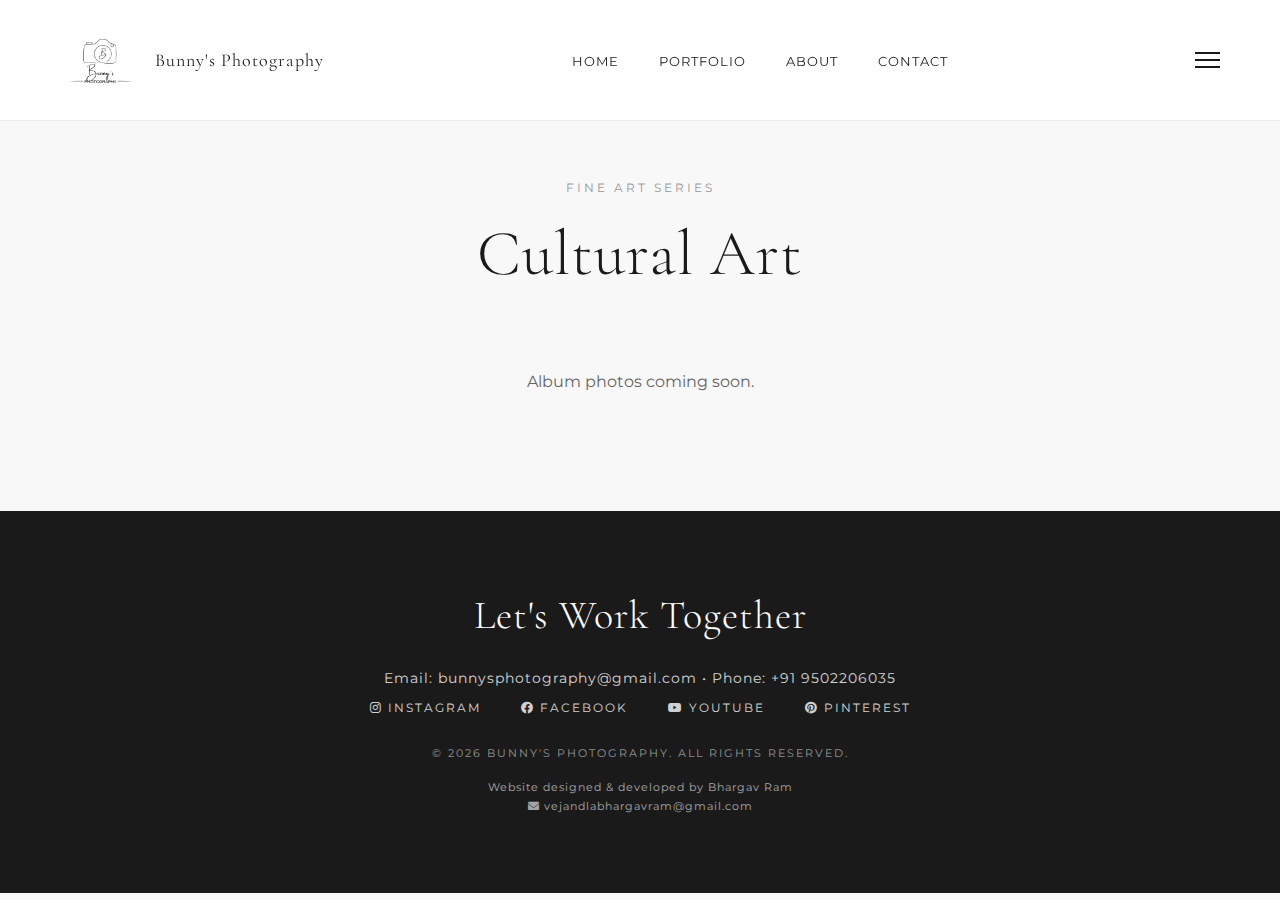
<file: album-cultural.html>
<!DOCTYPE html>
<html lang="en">

<head>
    <meta charset="UTF-8">
    <meta name="viewport" content="width=device-width, initial-scale=1.0">
    <title>Cultural Art - Bunny's Photography</title>
    <link
        href="https://fonts.googleapis.com/css2?family=Cormorant+Garamond:wght@300;400;500&family=Montserrat:wght@300;400;500&display=swap"
        rel="stylesheet">
    <link rel="stylesheet" href="https://cdnjs.cloudflare.com/ajax/libs/font-awesome/6.0.0/css/all.min.css">
    <link rel="stylesheet" href="index.css">
    <style>
        .album-header {
            padding: 180px 60px 80px;
            text-align: center;
        }

        .album-grid {
            display: grid;
            grid-template-columns: repeat(auto-fit, minmax(300px, 1fr));
            gap: 20px;
            padding: 0 60px 120px;
            max-width: 1400px;
            margin: 0 auto;
        }

        .album-item {
            width: 100%;
            height: 400px;
            object-fit: cover;
            border-radius: 4px;
        }
    </style>
</head>

<body>
    <nav>
        <div class="logo-container">
            <img src="logo.jpg" alt="Bunny's Photography" class="logo-image">
            <div class="logo-text">Bunny's Photography</div>
        </div>
        <ul class="nav-center">
            <li><a href="index.html">Home</a></li>
            <li><a href="portfolio.html">Portfolio</a></li>
            <li><a href="about.html">About</a></li>
            <li><a href="contact.html">Contact</a></li>
        </ul>
        <div class="hamburger">
            <span></span>
            <span></span>
            <span></span>
        </div>
    </nav>

    <div class="album-header">
        <div class="section-overline">Fine Art Series</div>
        <h1 class="section-title">Cultural Art</h1>
    </div>

    <div class="album-grid">
        <!-- Placeholder for album images -->
        <p style="grid-column: 1/-1; text-align: center; color: #666;">Album photos coming soon.</p>
    </div>

    <footer id="contact">
        <h3 class="footer-title">Let's Work Together</h3>
        <p class="footer-contact">Email: bunnysphotography@gmail.com • Phone: +91 9502206035</p>
        <ul class="footer-social">
            <li><a href="https://www.instagram.com/___bunnyp/" target="_blank"><i class="fab fa-instagram"></i>
                    Instagram</a></li>
            <li><a href="#facebook"><i class="fab fa-facebook"></i> Facebook</a></li>
            <li><a href="https://youtube.com/@vlogsbyunn?si=pD2MVvVRqzAo2xnF" target="_blank"><i
                        class="fab fa-youtube"></i> Youtube</a></li>
            <li><a href="#pinterest"><i class="fab fa-pinterest"></i> Pinterest</a></li>
        </ul>
        <p class="footer-copyright">© 2026 Bunny's Photography. All Rights Reserved.</p>
        <div class="footer-credits">
            <span>Website designed & developed by Bhargav Ram</span>
            <a href="mailto:vejandlabhargavram@gmail.com"><i class="fas fa-envelope"></i>
                vejandlabhargavram@gmail.com</a>
        </div>
    </footer>
    <script src="script.js"></script>
</body>

</html>
</file>
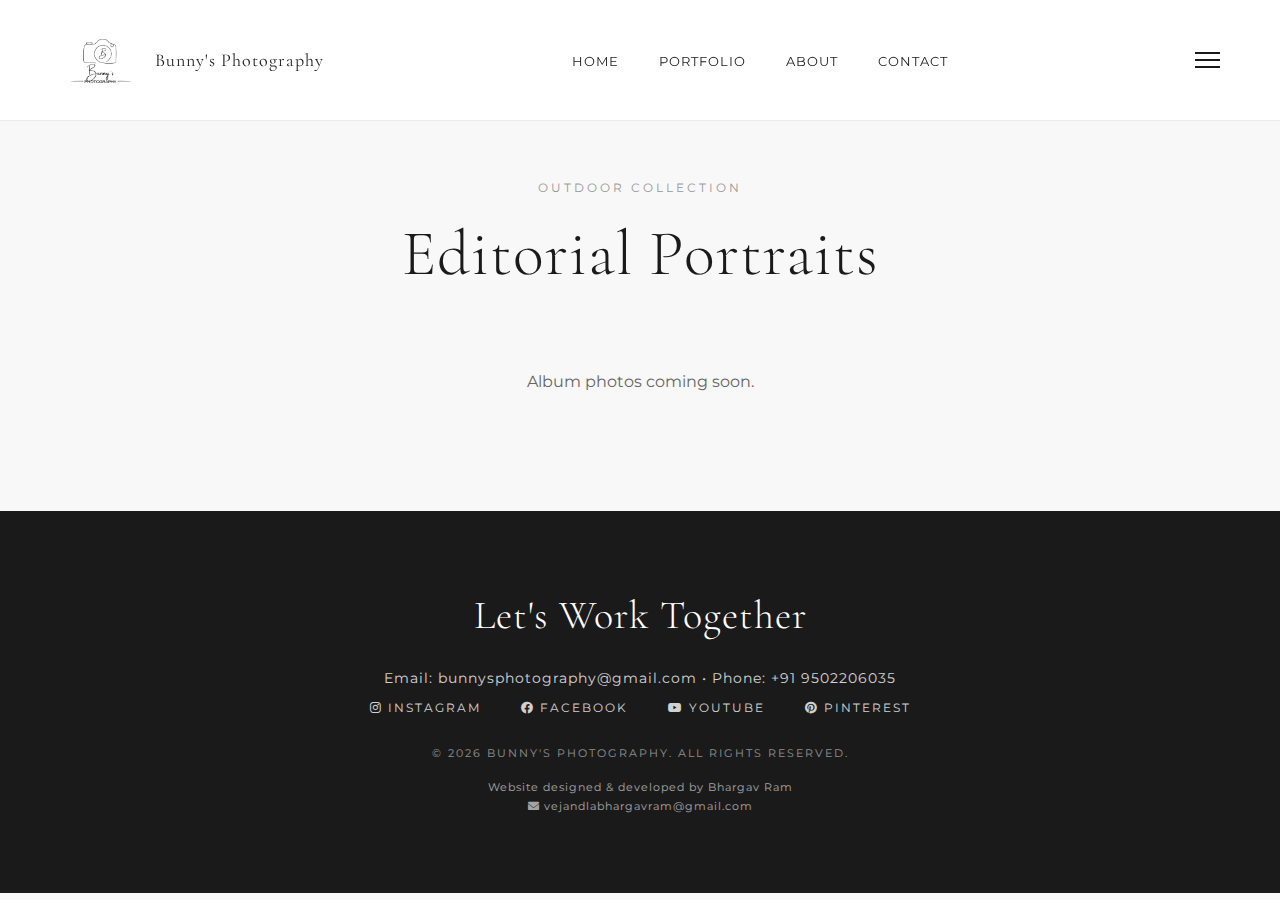
<file: album-editorial.html>
<!DOCTYPE html>
<html lang="en">

<head>
    <meta charset="UTF-8">
    <meta name="viewport" content="width=device-width, initial-scale=1.0">
    <title>Editorial Portraits - Bunny's Photography</title>
    <link
        href="https://fonts.googleapis.com/css2?family=Cormorant+Garamond:wght@300;400;500&family=Montserrat:wght@300;400;500&display=swap"
        rel="stylesheet">
    <link rel="stylesheet" href="https://cdnjs.cloudflare.com/ajax/libs/font-awesome/6.0.0/css/all.min.css">
    <link rel="stylesheet" href="index.css">
    <style>
        .album-header {
            padding: 180px 60px 80px;
            text-align: center;
        }

        .album-grid {
            display: grid;
            grid-template-columns: repeat(auto-fit, minmax(300px, 1fr));
            gap: 20px;
            padding: 0 60px 120px;
            max-width: 1400px;
            margin: 0 auto;
        }

        .album-item {
            width: 100%;
            height: 400px;
            object-fit: cover;
            border-radius: 4px;
        }
    </style>
</head>

<body>
    <nav>
        <div class="logo-container">
            <img src="logo.jpg" alt="Bunny's Photography" class="logo-image">
            <div class="logo-text">Bunny's Photography</div>
        </div>
        <ul class="nav-center">
            <li><a href="index.html">Home</a></li>
            <li><a href="portfolio.html">Portfolio</a></li>
            <li><a href="about.html">About</a></li>
            <li><a href="contact.html">Contact</a></li>
        </ul>
        <div class="hamburger">
            <span></span>
            <span></span>
            <span></span>
        </div>
    </nav>

    <div class="album-header">
        <div class="section-overline">Outdoor Collection</div>
        <h1 class="section-title">Editorial Portraits</h1>
    </div>

    <div class="album-grid">
        <!-- Placeholder for album images -->
        <p style="grid-column: 1/-1; text-align: center; color: #666;">Album photos coming soon.</p>
    </div>

    <footer id="contact">
        <h3 class="footer-title">Let's Work Together</h3>
        <p class="footer-contact">Email: bunnysphotography@gmail.com • Phone: +91 9502206035</p>
        <ul class="footer-social">
            <li><a href="https://www.instagram.com/___bunnyp/" target="_blank"><i class="fab fa-instagram"></i>
                    Instagram</a></li>
            <li><a href="#facebook"><i class="fab fa-facebook"></i> Facebook</a></li>
            <li><a href="https://youtube.com/@vlogsbyunn?si=pD2MVvVRqzAo2xnF" target="_blank"><i
                        class="fab fa-youtube"></i> Youtube</a></li>
            <li><a href="#pinterest"><i class="fab fa-pinterest"></i> Pinterest</a></li>
        </ul>
        <p class="footer-copyright">© 2026 Bunny's Photography. All Rights Reserved.</p>
        <div class="footer-credits">
            <span>Website designed & developed by Bhargav Ram</span>
            <a href="mailto:vejandlabhargavram@gmail.com"><i class="fas fa-envelope"></i>
                vejandlabhargavram@gmail.com</a>
        </div>
    </footer>
    <script src="script.js"></script>
</body>

</html>
</file>
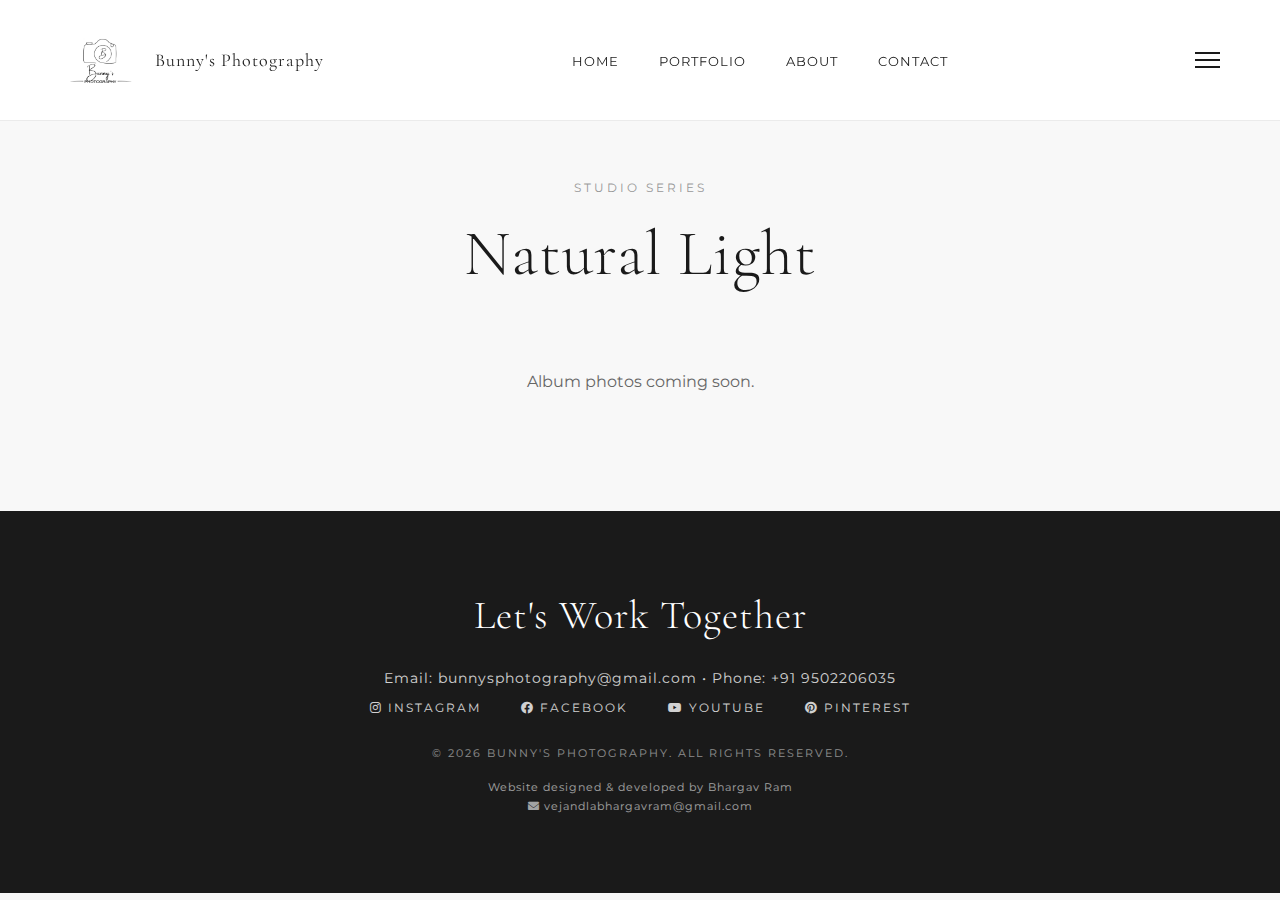
<file: album-natural.html>
<!DOCTYPE html>
<html lang="en">

<head>
    <meta charset="UTF-8">
    <meta name="viewport" content="width=device-width, initial-scale=1.0">
    <title>Natural Light - Bunny's Photography</title>
    <link
        href="https://fonts.googleapis.com/css2?family=Cormorant+Garamond:wght@300;400;500&family=Montserrat:wght@300;400;500&display=swap"
        rel="stylesheet">
    <link rel="stylesheet" href="https://cdnjs.cloudflare.com/ajax/libs/font-awesome/6.0.0/css/all.min.css">
    <link rel="stylesheet" href="index.css">
    <style>
        .album-header {
            padding: 180px 60px 80px;
            text-align: center;
        }

        .album-grid {
            display: grid;
            grid-template-columns: repeat(auto-fit, minmax(300px, 1fr));
            gap: 20px;
            padding: 0 60px 120px;
            max-width: 1400px;
            margin: 0 auto;
        }

        .album-item {
            width: 100%;
            height: 400px;
            object-fit: cover;
            border-radius: 4px;
        }
    </style>
</head>

<body>
    <nav>
        <div class="logo-container">
            <img src="logo.jpg" alt="Bunny's Photography" class="logo-image">
            <div class="logo-text">Bunny's Photography</div>
        </div>
        <ul class="nav-center">
            <li><a href="index.html">Home</a></li>
            <li><a href="portfolio.html">Portfolio</a></li>
            <li><a href="about.html">About</a></li>
            <li><a href="contact.html">Contact</a></li>
        </ul>
        <div class="hamburger">
            <span></span>
            <span></span>
            <span></span>
        </div>
    </nav>

    <div class="album-header">
        <div class="section-overline">Studio Series</div>
        <h1 class="section-title">Natural Light</h1>
    </div>

    <div class="album-grid">
        <!-- Placeholder for album images -->
        <p style="grid-column: 1/-1; text-align: center; color: #666;">Album photos coming soon.</p>
    </div>

    <footer id="contact">
        <h3 class="footer-title">Let's Work Together</h3>
        <p class="footer-contact">Email: bunnysphotography@gmail.com • Phone: +91 9502206035</p>
        <ul class="footer-social">
            <li><a href="https://www.instagram.com/___bunnyp/" target="_blank"><i class="fab fa-instagram"></i>
                    Instagram</a></li>
            <li><a href="#facebook"><i class="fab fa-facebook"></i> Facebook</a></li>
            <li><a href="https://youtube.com/@vlogsbyunn?si=pD2MVvVRqzAo2xnF" target="_blank"><i
                        class="fab fa-youtube"></i> Youtube</a></li>
            <li><a href="#pinterest"><i class="fab fa-pinterest"></i> Pinterest</a></li>
        </ul>
        <p class="footer-copyright">© 2026 Bunny's Photography. All Rights Reserved.</p>
        <div class="footer-credits">
            <span>Website designed & developed by Bhargav Ram</span>
            <a href="mailto:vejandlabhargavram@gmail.com"><i class="fas fa-envelope"></i>
                vejandlabhargavram@gmail.com</a>
        </div>
    </footer>
    <script src="script.js"></script>
</body>

</html>
</file>
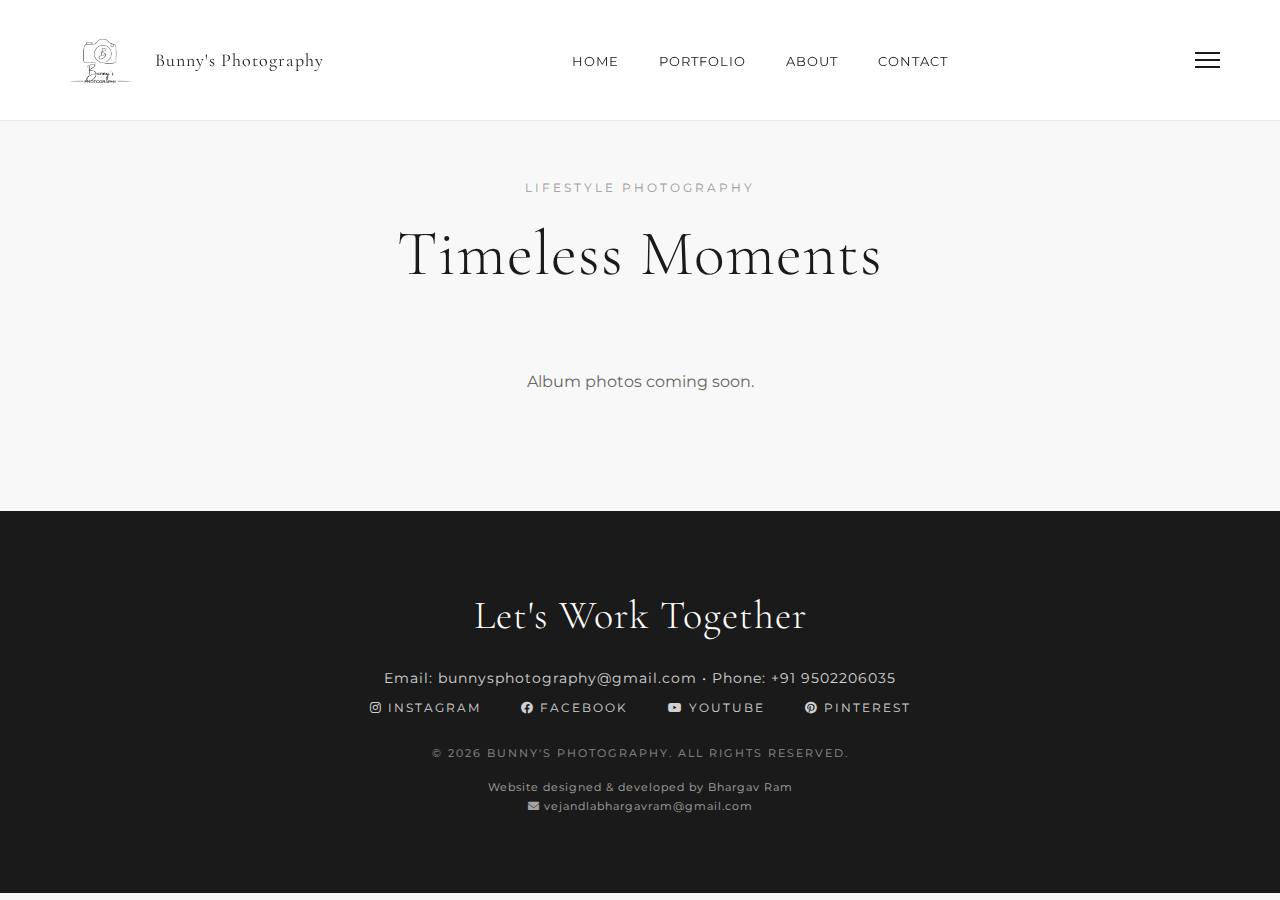
<file: album-timeless.html>
<!DOCTYPE html>
<html lang="en">

<head>
    <meta charset="UTF-8">
    <meta name="viewport" content="width=device-width, initial-scale=1.0">
    <title>Timeless Moments - Bunny's Photography</title>
    <link
        href="https://fonts.googleapis.com/css2?family=Cormorant+Garamond:wght@300;400;500&family=Montserrat:wght@300;400;500&display=swap"
        rel="stylesheet">
    <link rel="stylesheet" href="https://cdnjs.cloudflare.com/ajax/libs/font-awesome/6.0.0/css/all.min.css">
    <link rel="stylesheet" href="index.css">
    <style>
        .album-header {
            padding: 180px 60px 80px;
            text-align: center;
        }

        .album-grid {
            display: grid;
            grid-template-columns: repeat(auto-fit, minmax(300px, 1fr));
            gap: 20px;
            padding: 0 60px 120px;
            max-width: 1400px;
            margin: 0 auto;
        }

        .album-item {
            width: 100%;
            height: 400px;
            object-fit: cover;
            border-radius: 4px;
        }
    </style>
</head>

<body>
    <nav>
        <div class="logo-container">
            <img src="logo.jpg" alt="Bunny's Photography" class="logo-image">
            <div class="logo-text">Bunny's Photography</div>
        </div>
        <ul class="nav-center">
            <li><a href="index.html">Home</a></li>
            <li><a href="portfolio.html">Portfolio</a></li>
            <li><a href="about.html">About</a></li>
            <li><a href="contact.html">Contact</a></li>
        </ul>
        <div class="hamburger">
            <span></span>
            <span></span>
            <span></span>
        </div>
    </nav>

    <div class="album-header">
        <div class="section-overline">Lifestyle Photography</div>
        <h1 class="section-title">Timeless Moments</h1>
    </div>

    <div class="album-grid">
        <!-- Placeholder for album images -->
        <p style="grid-column: 1/-1; text-align: center; color: #666;">Album photos coming soon.</p>
    </div>

    <footer id="contact">
        <h3 class="footer-title">Let's Work Together</h3>
        <p class="footer-contact">Email: bunnysphotography@gmail.com • Phone: +91 9502206035</p>
        <ul class="footer-social">
            <li><a href="https://www.instagram.com/___bunnyp/" target="_blank"><i class="fab fa-instagram"></i>
                    Instagram</a></li>
            <li><a href="#facebook"><i class="fab fa-facebook"></i> Facebook</a></li>
            <li><a href="https://youtube.com/@vlogsbyunn?si=pD2MVvVRqzAo2xnF" target="_blank"><i
                        class="fab fa-youtube"></i> Youtube</a></li>
            <li><a href="#pinterest"><i class="fab fa-pinterest"></i> Pinterest</a></li>
        </ul>
        <p class="footer-copyright">© 2026 Bunny's Photography. All Rights Reserved.</p>
        <div class="footer-credits">
            <span>Website designed & developed by Bhargav Ram</span>
            <a href="mailto:vejandlabhargavram@gmail.com"><i class="fas fa-envelope"></i>
                vejandlabhargavram@gmail.com</a>
        </div>
    </footer>
    <script src="script.js"></script>
</body>

</html>
</file>
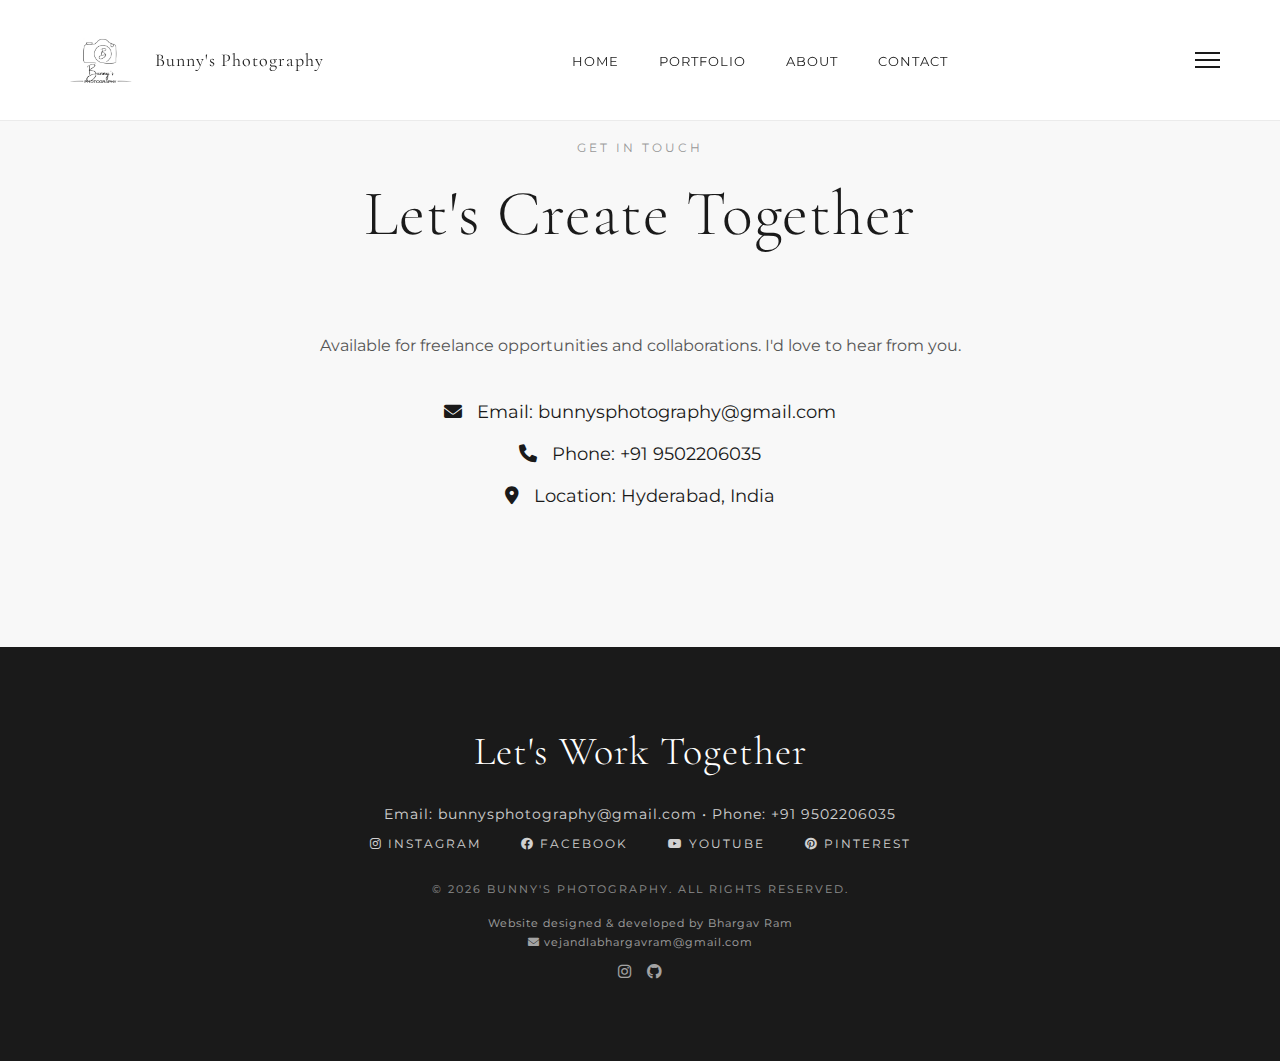
<file: contact.html>
<!DOCTYPE html>
<html lang="en">

<head>
    <meta charset="UTF-8">
    <meta name="viewport" content="width=device-width, initial-scale=1.0">
    <title>Contact - Bunny's Photography</title>
    <link
        href="https://fonts.googleapis.com/css2?family=Cormorant+Garamond:wght@300;400;500&family=Montserrat:wght@300;400;500&display=swap"
        rel="stylesheet">
    <link rel="stylesheet" href="https://cdnjs.cloudflare.com/ajax/libs/font-awesome/6.0.0/css/all.min.css">
    <link rel="stylesheet" href="index.css">
</head>

<body>
    <nav>
        <div class="logo-container">
            <img src="logo.jpg" alt="Bunny's Photography" class="logo-image">
            <div class="logo-text">Bunny's Photography</div>
        </div>
        <ul class="nav-center">
            <li><a href="index.html">Home</a></li>
            <li><a href="portfolio.html">Portfolio</a></li>
            <li><a href="about.html">About</a></li>
            <li><a href="contact.html">Contact</a></li>
        </ul>
        <div class="hamburger">
            <span></span>
            <span></span>
            <span></span>
        </div>
    </nav>

    <section class="contact-page-section" style="padding-top: 140px; padding-bottom: 80px;">
        <div class="section-header">
            <div class="section-overline">Get in Touch</div>
            <h2 class="section-title">Let's Create Together</h2>
        </div>

        <div style="max-width: 800px; margin: 0 auto; padding: 0 30px; text-align: center;">
            <p style="margin-bottom: 40px; font-size: 16px; color: #555; line-height: 1.8;">
                Available for freelance opportunities and collaborations. I'd love to hear from you.
            </p>

            <div style="display: flex; flex-direction: column; gap: 20px; align-items: center; margin-bottom: 60px;">
                <div style="font-size: 18px;">
                    <i class="fas fa-envelope" style="margin-right: 10px; color: #1a1a1a;"></i>
                    Email: <a href="mailto:bunnysphotography@gmail.com"
                        style="color: #1a1a1a; text-decoration: none;">bunnysphotography@gmail.com</a>
                </div>
                <div style="font-size: 18px;">
                    <i class="fas fa-phone" style="margin-right: 10px; color: #1a1a1a;"></i>
                    Phone: +91 9502206035
                </div>
                <div style="font-size: 18px;">
                    <i class="fas fa-map-marker-alt" style="margin-right: 10px; color: #1a1a1a;"></i>
                    Location: Hyderabad, India
                </div>
            </div>
        </div>
    </section>

    <!-- Footer -->
    <footer id="contact">
        <h3 class="footer-title">Let's Work Together</h3>
        <p class="footer-contact">Email: bunnysphotography@gmail.com • Phone: +91 9502206035</p>
        <ul class="footer-social">
            <li><a href="https://www.instagram.com/___bunnyp/" target="_blank"><i class="fab fa-instagram"></i>
                    Instagram</a></li>
            <li><a href="#facebook"><i class="fab fa-facebook"></i> Facebook</a></li>
            <li><a href="https://youtube.com/@vlogsbyunn?si=pD2MVvVRqzAo2xnF" target="_blank"><i
                        class="fab fa-youtube"></i> Youtube</a></li>
            <li><a href="#pinterest"><i class="fab fa-pinterest"></i> Pinterest</a></li>
        </ul>
        <p class="footer-copyright">© 2026 Bunny's Photography. All Rights Reserved.</p>
        <div class="footer-credits">
            <span>Website designed & developed by Bhargav Ram</span>
            <a href="mailto:vejandlabhargavram@gmail.com"><i class="fas fa-envelope"></i>
                vejandlabhargavram@gmail.com</a>
            <div class="developer-social">
                <a href="https://www.instagram.com/_.rammm___/" target="_blank"><i class="fab fa-instagram"></i></a>
                <a href="https://github.com/bhargavram-sec/" target="_blank"><i class="fab fa-github"></i></a>
            </div>
        </div>
    </footer>
    <script src="script.js"></script>
</body>

</html>
</file>
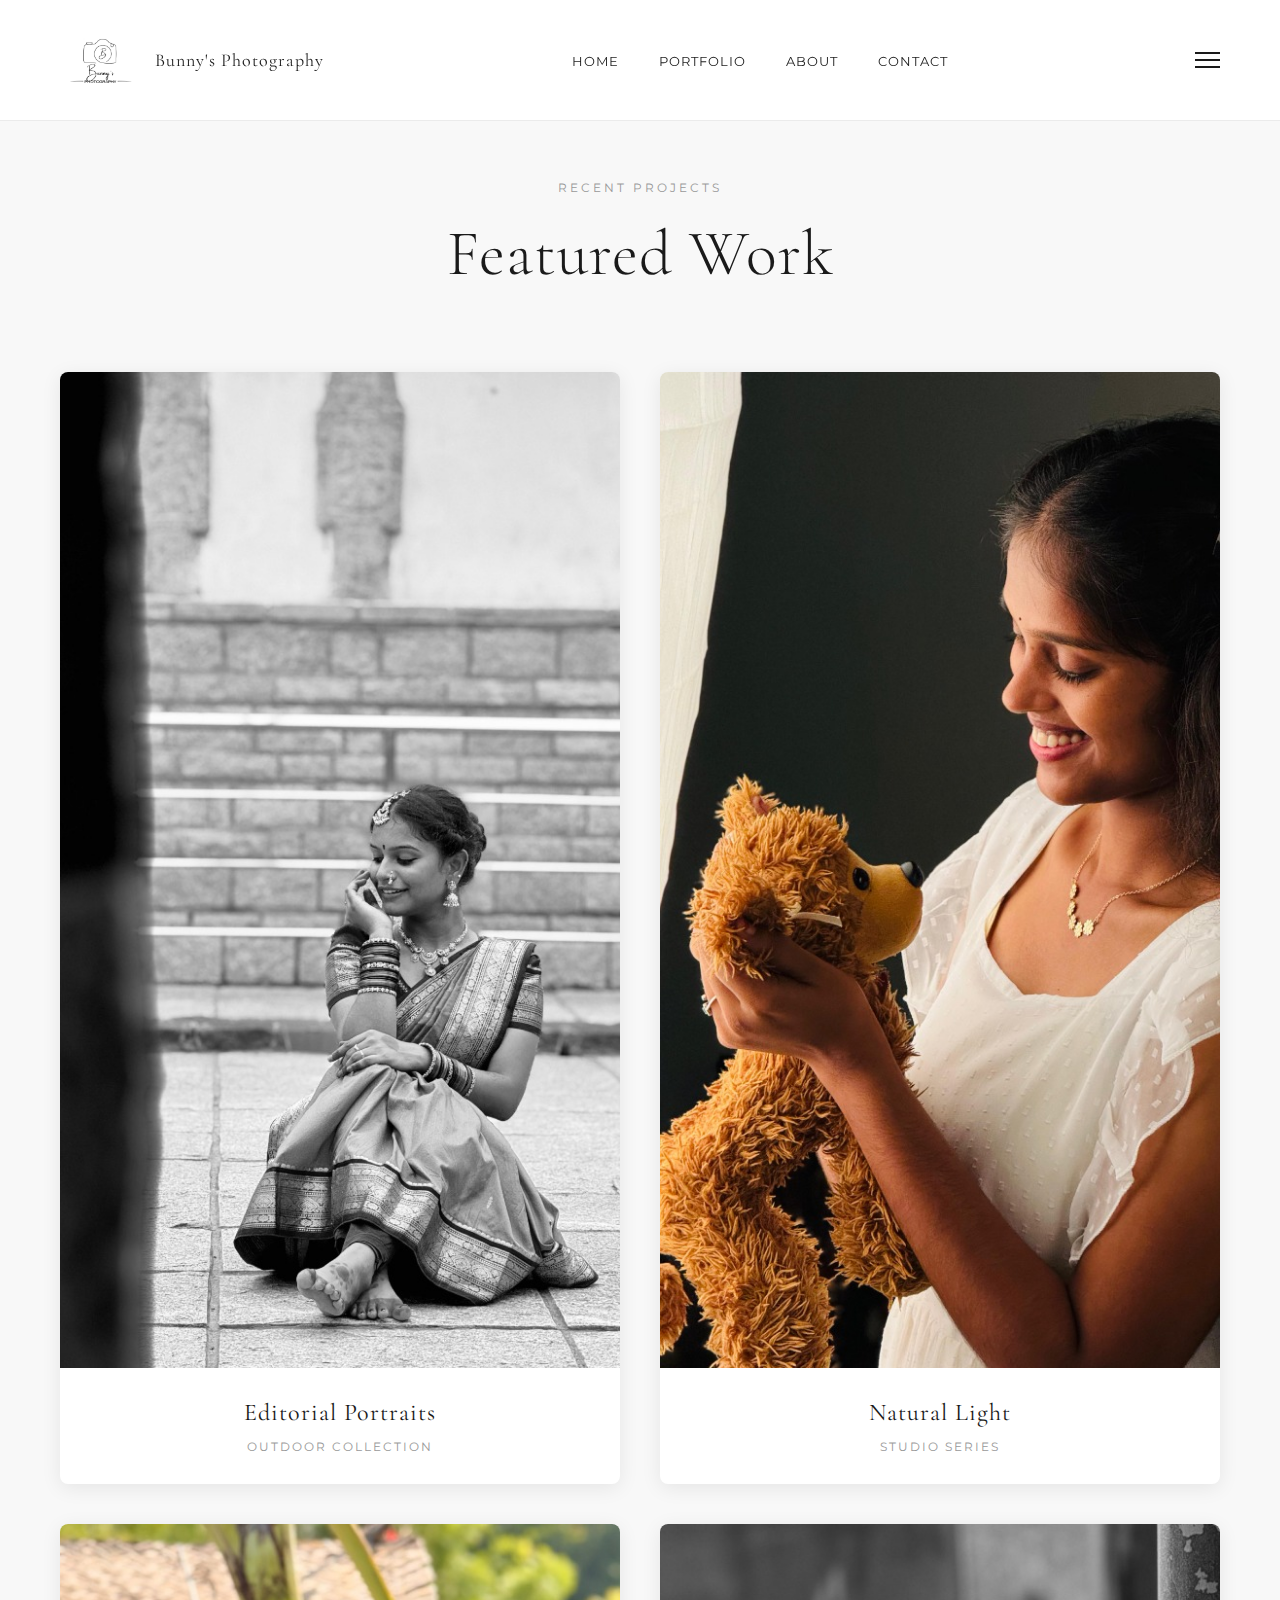
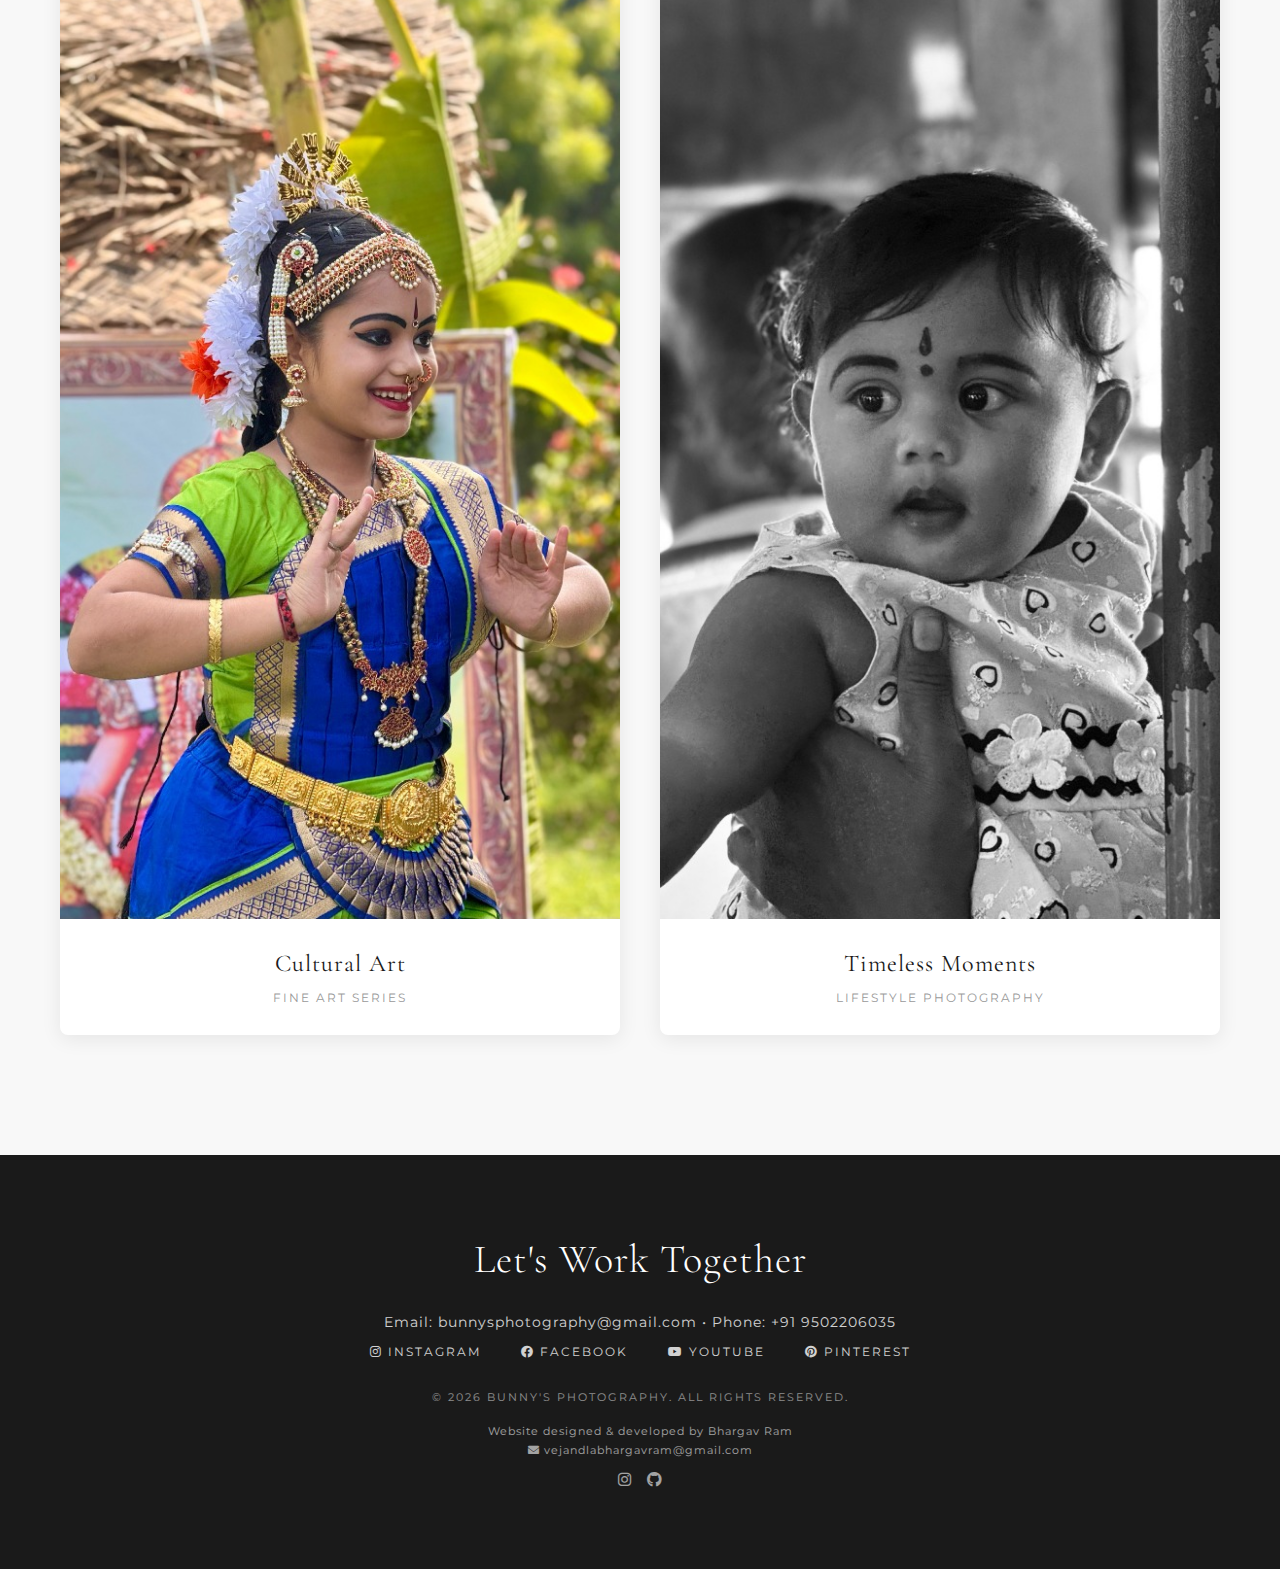
<file: portfolio.html>
<!DOCTYPE html>
<html lang="en">

<head>
    <meta charset="UTF-8">
    <meta name="viewport" content="width=device-width, initial-scale=1.0">
    <title>Bunny's Photography</title>
    <link
        href="https://fonts.googleapis.com/css2?family=Cormorant+Garamond:wght@300;400;500&family=Montserrat:wght@300;400;500&display=swap"
        rel="stylesheet">
    <link rel="stylesheet" href="https://cdnjs.cloudflare.com/ajax/libs/font-awesome/6.0.0/css/all.min.css">
    <link rel="stylesheet" href="index.css">
</head>

<body>
    <!-- Navigation -->
    <nav>
        <div class="logo-container">
            <img src="logo.jpg" alt="Bunny's Photography" class="logo-image">
            <div class="logo-text">Bunny's Photography</div>
        </div>
        <ul class="nav-center">
            <li><a href="index.html">Home</a></li>
            <li><a href="portfolio.html">Portfolio</a></li>
            <li><a href="about.html">About</a></li>
            <li><a href="contact.html">Contact</a></li>
        </ul>
        <div class="hamburger">
            <span></span>
            <span></span>
            <span></span>
        </div>
    </nav>

    <!-- Featured Work -->
    <section class="featured" id="portfolio">
        <div class="section-header">
            <div class="section-overline">Recent Projects</div>
            <h2 class="section-title">Featured Work</h2>
        </div>

        <div class="featured-grid">
            <a href="album-editorial.html" class="featured-item">
                <img src="images/bw_woman_saree.jpg" alt="Editorial Portrait of a woman in saree">
                <div class="featured-caption">
                    <h3>Editorial Portraits</h3>
                    <p>Outdoor Collection</p>
                </div>
            </a>
            <a href="album-natural.html" class="featured-item">
                <img src="images/woman_teddy.jpg" alt="Woman holding a teddy bear" style="object-position: center 25%;">
                <div class="featured-caption">
                    <h3>Natural Light</h3>
                    <p>Studio Series</p>
                </div>
            </a>
            <a href="album-cultural.html" class="featured-item">
                <img src="images/girl_dance.jpg" alt="Girl in glowing dance attire">
                <div class="featured-caption">
                    <h3>Cultural Art</h3>
                    <p>Fine Art Series</p>
                </div>
            </a>
            <a href="album-timeless.html" class="featured-item">
                <img src="images/bw_baby.jpg" alt="Black and white baby portrait">
                <div class="featured-caption">
                    <h3>Timeless Moments</h3>
                    <p>Lifestyle Photography</p>
                </div>
            </a>
        </div>
    </section>

    <!-- Footer -->
    <footer id="contact">
        <h3 class="footer-title">Let's Work Together</h3>
        <p class="footer-contact">Email: bunnysphotography@gmail.com • Phone: +91 9502206035</p>
        <ul class="footer-social">
            <li><a href="https://www.instagram.com/___bunnyp/" target="_blank"><i class="fab fa-instagram"></i>
                    Instagram</a></li>
            <li><a href="#facebook"><i class="fab fa-facebook"></i> Facebook</a></li>
            <li><a href="https://youtube.com/@vlogsbyunn?si=pD2MVvVRqzAo2xnF" target="_blank"><i
                        class="fab fa-youtube"></i> Youtube</a></li>
            <li><a href="#pinterest"><i class="fab fa-pinterest"></i> Pinterest</a></li>
        </ul>
        <p class="footer-copyright">© 2026 Bunny's Photography. All Rights Reserved.</p>
        <div class="footer-credits">
            <span>Website designed & developed by Bhargav Ram</span>
            <a href="mailto:vejandlabhargavram@gmail.com"><i class="fas fa-envelope"></i>
                vejandlabhargavram@gmail.com</a>
            <div class="developer-social">
                <a href="https://www.instagram.com/_.rammm___/" target="_blank"><i class="fab fa-instagram"></i></a>
                <a href="https://github.com/bhargavram-sec/" target="_blank"><i class="fab fa-github"></i></a>
            </div>
        </div>
    </footer>
    <script src="script.js"></script>
</body>

</html>
</file>
<file: index.css>
* {
    margin: 0;
    padding: 0;
    box-sizing: border-box;
}

html {
    scroll-behavior: smooth;
}

body {
    font-family: 'Montserrat', sans-serif;
    background: #f8f8f8;
    color: #1a1a1a;
    overflow-x: hidden;
}

@import url('https://fonts.googleapis.com/css2?family=Great+Vibes&family=Playfair+Display:ital,wght@0,400;0,600;1,400&display=swap');

/* Navigation */
nav {
    position: fixed;
    top: 0;
    left: 0;
    right: 0;
    z-index: 1000;
    background: rgba(255, 255, 255, 0.98);
    backdrop-filter: blur(10px);
    padding: 20px 60px;
    display: flex;
    justify-content: space-between;
    align-items: center;
    border-bottom: 1px solid rgba(0, 0, 0, 0.08);
}

.logo-container {
    display: flex;
    align-items: center;
    gap: 15px;
}

.logo-image {
    height: 80px;
    width: auto;
    object-fit: contain;
}

.logo-text {
    font-family: 'Cormorant Garamond', serif;
    font-size: 18px;
    font-weight: 400;
    color: #1a1a1a;
    letter-spacing: 1px;
}

.nav-center {
    display: flex;
    gap: 40px;
    list-style: none;
}

.nav-center a {
    color: #1a1a1a;
    text-decoration: none;
    font-size: 13px;
    letter-spacing: 1px;
    text-transform: uppercase;
    font-weight: 400;
    transition: opacity 0.3s ease;
}

.nav-center a:hover {
    opacity: 0.5;
}

.hamburger {
    display: flex;
    flex-direction: column;
    gap: 5px;
    cursor: pointer;
}

.hamburger span {
    width: 25px;
    height: 2px;
    background: #1a1a1a;
    transition: all 0.3s ease;
}

/* Hero Section */
.hero {
    min-height: 100vh;
    padding: 140px 60px 80px;
    display: flex;
    flex-direction: column;
    align-items: center;
    justify-content: center;
    background: #fff;
    position: relative;
}

.hero-content {
    text-align: center;
    max-width: 900px;
    margin-bottom: 60px;
}

.hero-title {
    font-family: 'Cormorant Garamond', serif;
    font-size: clamp(3rem, 7vw, 6rem);
    font-weight: 300;
    line-height: 1.2;
    color: #1a1a1a;
    margin-bottom: 30px;
    letter-spacing: 1px;
}

.hero-quote {
    font-family: 'Cormorant Garamond', serif;
    font-size: clamp(1.8rem, 4vw, 3rem);
    font-weight: 300;
    color: #333;
    margin-bottom: 20px;
    line-height: 1.3;
}


.hero-subtitle {
    font-size: 15px;
    letter-spacing: 2px;
    color: #666;
    font-weight: 300;
    line-height: 1.8;
    max-width: 600px;
    margin: 0 auto;
}

.hero-image-container {
    position: relative;
    width: 100%;
    max-width: 700px;
    margin-top: 40px;
}



@keyframes rotate {
    from {
        transform: rotate(0deg);
    }

    to {
        transform: rotate(360deg);
    }
}

.circular-text svg {
    width: 100%;
    height: 100%;
}

.circular-text text {
    fill: #1a1a1a;
    font-size: 14px;
    font-family: 'Montserrat', sans-serif;
    letter-spacing: 6px;
    text-transform: uppercase;
}

.hero-image {
    width: 100%;
    height: auto;
    border-radius: 8px;
    box-shadow: 0 20px 60px rgba(0, 0, 0, 0.15);
}

/* Featured Work Section */
.featured {
    padding: 180px 60px 120px;
    background: #f8f8f8;
    min-height: 100vh;
}

.section-header {
    text-align: center;
    margin-bottom: 80px;
}

.section-overline {
    font-size: 12px;
    letter-spacing: 3px;
    text-transform: uppercase;
    color: #999;
    margin-bottom: 20px;
}

.section-title {
    font-family: 'Cormorant Garamond', serif;
    font-size: clamp(2.5rem, 5vw, 4rem);
    font-weight: 300;
    color: #1a1a1a;
    letter-spacing: 1px;
}

.featured-grid {
    display: grid;
    grid-template-columns: repeat(auto-fit, minmax(400px, 1fr));
    gap: 40px;
    max-width: 1400px;
    margin: 0 auto;
}

.featured-grid a {
    text-decoration: none;
    display: block;
}

.featured-item {
    position: relative;
    overflow: hidden;
    border-radius: 8px;
    cursor: pointer;
    background: #fff;
    box-shadow: 0 4px 20px rgba(0, 0, 0, 0.08);
    transition: transform 0.5s ease, box-shadow 0.5s ease;
}

.featured-item:hover {
    transform: translateY(-10px);
    box-shadow: 0 12px 40px rgba(0, 0, 0, 0.15);
}

.featured-item img {
    width: 100%;
    height: auto;
    display: block;
    transition: transform 0.6s ease;
}

.featured-item:hover img {
    transform: scale(1.05);
}

.featured-caption {
    padding: 30px;
    text-align: center;
}

.featured-caption h3 {
    font-family: 'Cormorant Garamond', serif;
    font-size: 24px;
    font-weight: 400;
    color: #1a1a1a;
    margin-bottom: 12px;
    letter-spacing: 1px;
}

.featured-caption p {
    font-size: 12px;
    letter-spacing: 2px;
    text-transform: uppercase;
    color: #999;
}

/* About Section */
.about {
    display: grid;
    grid-template-columns: 1fr 1fr;
    background: #fff;
    min-height: 100vh;
    padding-top: 100px;
}

.about-content {
    padding: 100px 80px;
    display: flex;
    flex-direction: column;
    justify-content: center;
}

.about-overline {
    font-size: 12px;
    letter-spacing: 3px;
    text-transform: uppercase;
    color: #999;
    margin-bottom: 20px;
}

.about-name {
    font-family: 'Playfair Display', serif;
    font-size: clamp(2.5rem, 5vw, 4rem);
    font-weight: 400;
    font-style: italic;
    color: #1a1a1a;
    margin-bottom: 10px;
    line-height: 1.2;
}

.about-subtitle {
    font-family: 'Montserrat', sans-serif;
    font-size: 0.9rem;
    font-weight: 500;
    color: #333;
    margin-bottom: 30px;
    letter-spacing: 1px;
}

.about-title {
    font-family: 'Cormorant Garamond', serif;
    font-size: clamp(2.5rem, 4vw, 3.5rem);
    font-weight: 300;
    color: #1a1a1a;
    margin-bottom: 40px;
    line-height: 1.3;
    letter-spacing: 1px;
}

.about-text {
    font-size: 15px;
    line-height: 1.9;
    color: #555;
    font-weight: 300;
}

.about-image {
    background: #f8f8f8;
    position: relative;
    overflow: hidden;
}

.about-image img {
    width: 100%;
    height: 100%;
    object-fit: cover;
}

/* Footer */
footer {
    padding: 80px 60px;
    background: #1a1a1a;
    color: #fff;
    text-align: center;
}

.footer-title {
    font-family: 'Cormorant Garamond', serif;
    font-size: 2.5rem;
    font-weight: 300;
    margin-bottom: 30px;
    letter-spacing: 1px;
}

.footer-contact {
    font-size: 14px;
    letter-spacing: 1px;
    margin-bottom: 10px;
    opacity: 0.8;
}

.footer-address {
    font-size: 14px;
    letter-spacing: 1px;
    margin-bottom: 50px;
    opacity: 0.8;
}

.footer-social {
    display: flex;
    gap: 40px;
    justify-content: center;
    list-style: none;
    margin-bottom: 30px;
}

.footer-social a {
    color: #fff;
    text-decoration: none;
    font-size: 12px;
    letter-spacing: 2px;
    text-transform: uppercase;
    opacity: 0.8;
    transition: opacity 0.3s ease;
}

.footer-social a:hover {
    opacity: 1;
}

.footer-copyright {
    font-size: 11px;
    letter-spacing: 2px;
    text-transform: uppercase;
    opacity: 0.5;
}

.footer-credits {
    margin-top: 20px;
    font-size: 11px;
    letter-spacing: 1px;
    opacity: 0.6;
    display: flex;
    flex-direction: column;
    gap: 5px;
    align-items: center;
}

.footer-credits a {
    color: #fff;
    text-decoration: none;
    transition: box-shadow 0.2s;
}

.footer-credits a:hover {
    box-shadow: 0 1px 0 #fff;
}

.developer-social {
    display: flex;
    gap: 15px;
    margin-top: 8px;
}

.developer-social a {
    font-size: 15px;
}

.developer-social a:hover {
    box-shadow: none;
    transform: scale(1.1);
    opacity: 1;
}

/* Responsive */
@media (max-width: 768px) {
    nav {
        padding: 20px 30px;
    }

    .nav-center {
        display: none;
        position: absolute;
        top: 100%;
        left: 0;
        right: 0;
        background: #fff;
        flex-direction: column;
        padding: 30px;
        text-align: center;
        box-shadow: 0 4px 20px rgba(0, 0, 0, 0.05);
        border-bottom: 1px solid rgba(0, 0, 0, 0.05);
    }

    .nav-center.active {
        display: flex;
        animation: slideDown 0.3s ease forwards;
    }

    @keyframes slideDown {
        from {
            opacity: 0;
            transform: translateY(-10px);
        }

        to {
            opacity: 1;
            transform: translateY(0);
        }
    }

    .nav-center li {
        margin: 15px 0;
    }

    .hero {
        padding: 120px 30px 60px;
    }

    .circular-text {
        display: none;
    }

    .featured {
        padding: 80px 30px;
    }

    .featured-grid {
        grid-template-columns: 1fr;
        gap: 30px;
    }

    .about {
        grid-template-columns: 1fr;
    }

    .about-content {
        padding: 60px 30px;
    }

    .about-image {
        min-height: 400px;
    }

    footer {
        padding: 60px 30px;
    }
}
</file>
